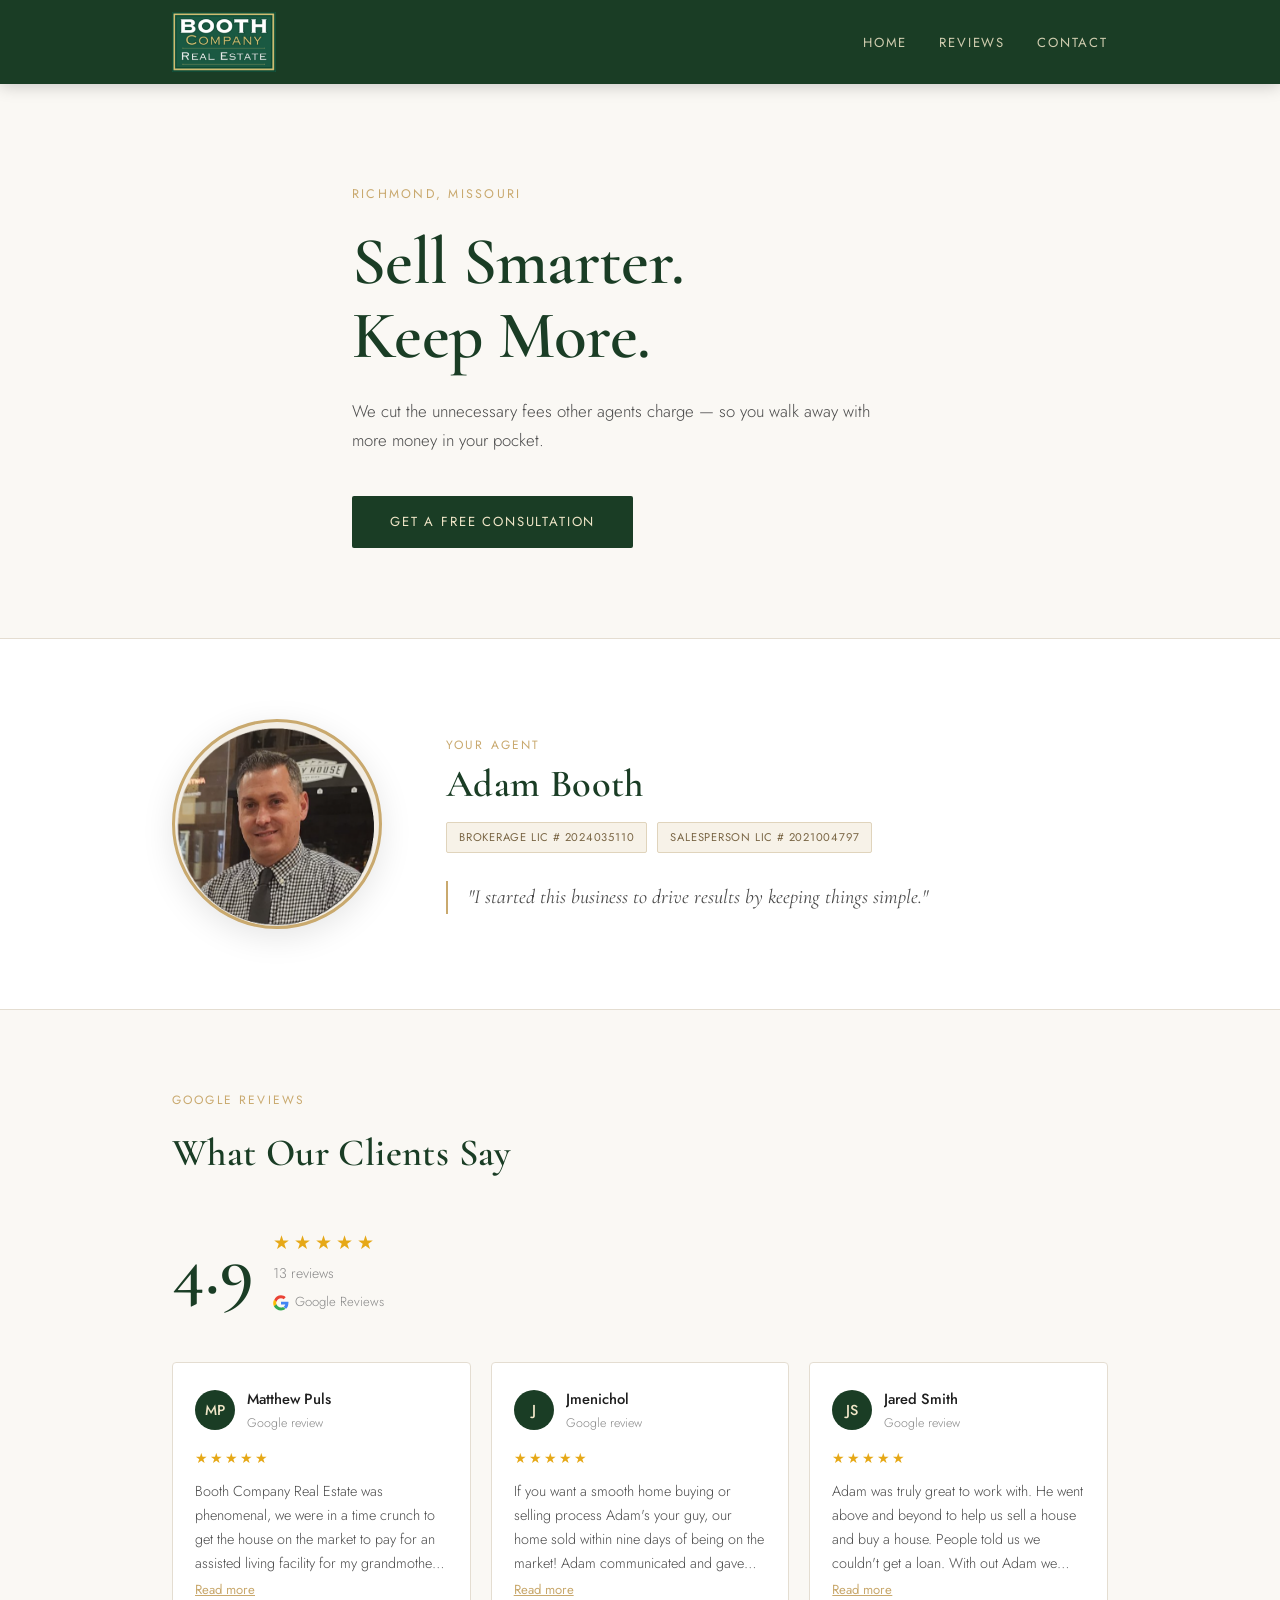
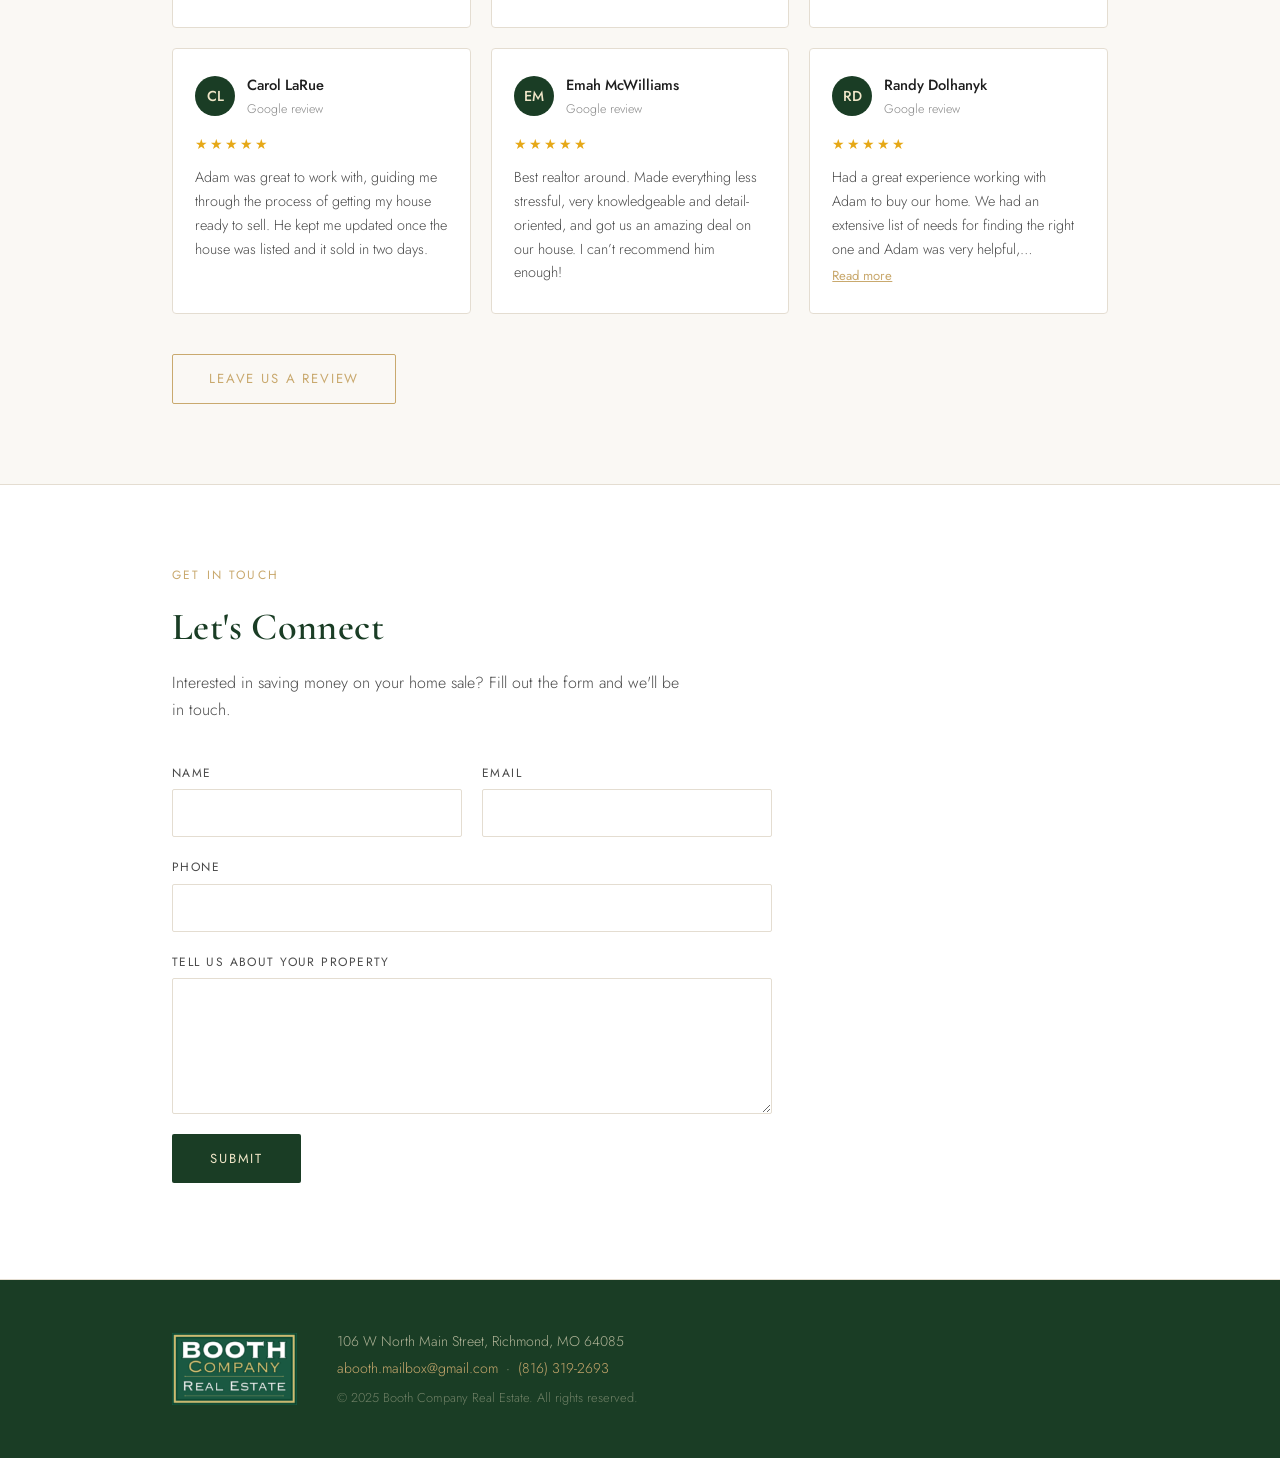
<file: index.html>
<!DOCTYPE html>
<html lang="en">
<head>
    <meta charset="UTF-8">
    <meta name="viewport" content="width=device-width, initial-scale=1.0">
    <meta name="description" content="Booth Company Real Estate: Save money selling your home with our efficient, client-focused services.">
    <meta name="keywords" content="real estate, sell home, save money, Booth Company Real Estate">
    <title>Booth Company Real Estate</title>
    <link rel="stylesheet" href="styles.css">
    <link href="https://fonts.googleapis.com/css2?family=Cormorant+Garamond:ital,wght@0,400;0,600;1,400&family=Jost:wght@300;400;500&display=swap" rel="stylesheet">
</head>
<body>

    <header>
        <div class="container header-inner">
            <a href="#home" class="logo-link">
                <img src="images/BCRE Cover 4.png" alt="Booth Company Real Estate" class="header-logo">
            </a>
            <nav>
                <ul>
                    <li><a href="#home">Home</a></li>
                    <li><a href="#reviews">Reviews</a></li>
                    <li><a href="#contact">Contact</a></li>
                </ul>
            </nav>
        </div>
    </header>

    <!-- HERO -->
    <section id="home" class="hero">
        <div class="container hero-inner">
            <p class="hero-eyebrow">Richmond, Missouri</p>
            <h1>Sell Smarter.<br>Keep More.</h1>
            <p class="hero-sub">We cut the unnecessary fees other agents charge — so you walk away with more money in your pocket.</p>
            <a href="#contact" class="btn">Get a Free Consultation</a>
        </div>
    </section>

    <!-- PROFILE -->
    <section id="profile" class="profile-section">
        <div class="container profile-inner">
            <div class="profile-photo-wrap">
                <img src="images/XprofilePic2-nobg.PNG" alt="Adam Booth" class="profile-photo">
            </div>
            <div class="profile-info">
                <p class="profile-label">Your Agent</p>
                <h2 class="profile-name">Adam Booth</h2>
                <div class="profile-licenses">
                    <span class="license-badge">Brokerage Lic&nbsp;#&nbsp;2024035110</span>
                    <span class="license-badge">Salesperson Lic&nbsp;#&nbsp;2021004797</span>
                </div>
                <blockquote class="profile-quote">
                    "I started this business to drive results by keeping things simple."
                </blockquote>
            </div>
        </div>
    </section>

    <!-- REVIEWS -->
    <section id="reviews" class="reviews-section">
        <div class="container">
            <p class="section-eyebrow">Google Reviews</p>
            <h2 class="section-title">What Our Clients Say</h2>
            <div class="reviews-summary" id="reviews-summary"></div>
            <div class="reviews-grid" id="reviews-grid">
                <div class="reviews-loading">
                    <div class="loading-spinner"></div>
                    <p>Loading reviews...</p>
                </div>
            </div>
            <a href="https://search.google.com/local/writereview?placeid=ChIJR1FRhKFVwIcR700cMOnYfjY"
               target="_blank" rel="noopener noreferrer" class="btn btn-outline">
                Leave Us a Review
            </a>
        </div>
    </section>

    <!-- CONTACT -->
    <section id="contact" class="contact-section">
        <div class="container">
            <p class="section-eyebrow">Get in Touch</p>
            <h2 class="section-title">Let's Connect</h2>
            <p class="section-sub">Interested in saving money on your home sale? Fill out the form and we'll be in touch.</p>
            <form id="contact-form" action="https://formspree.io/f/xanjvddz" method="POST">
                <div class="form-row">
                    <div class="form-group">
                        <label for="name">Name</label>
                        <input type="text" id="name" name="name" required>
                    </div>
                    <div class="form-group">
                        <label for="email">Email</label>
                        <input type="email" id="email" name="email" required>
                    </div>
                </div>
                <div class="form-group">
                    <label for="phone">Phone</label>
                    <input type="tel" id="phone" name="phone">
                </div>
                <div class="form-group">
                    <label for="message">Tell Us About Your Property</label>
                    <textarea id="message" name="message" rows="5"></textarea>
                </div>
                <div style="display:none"><input type="text" name="_gotcha"></div>
                <button type="submit" class="btn">Submit</button>
            </form>
            <p id="form-message"></p>
        </div>
    </section>

    <footer>
        <div class="container footer-inner">
            <img src="images/BCRE Cover 4.png" alt="Booth Company Real Estate" class="footer-logo">
            <div class="footer-details">
                <p>106 W North Main Street, Richmond, MO 64085</p>
                <p><a href="mailto:abooth.mailbox@gmail.com">abooth.mailbox@gmail.com</a> &nbsp;·&nbsp; <a href="tel:8163192693">(816) 319-2693</a></p>
                <p class="footer-copy">© 2025 Booth Company Real Estate. All rights reserved.</p>
            </div>
        </div>
    </footer>

    <script src="script.js"></script>
</body>
</html>
</file>
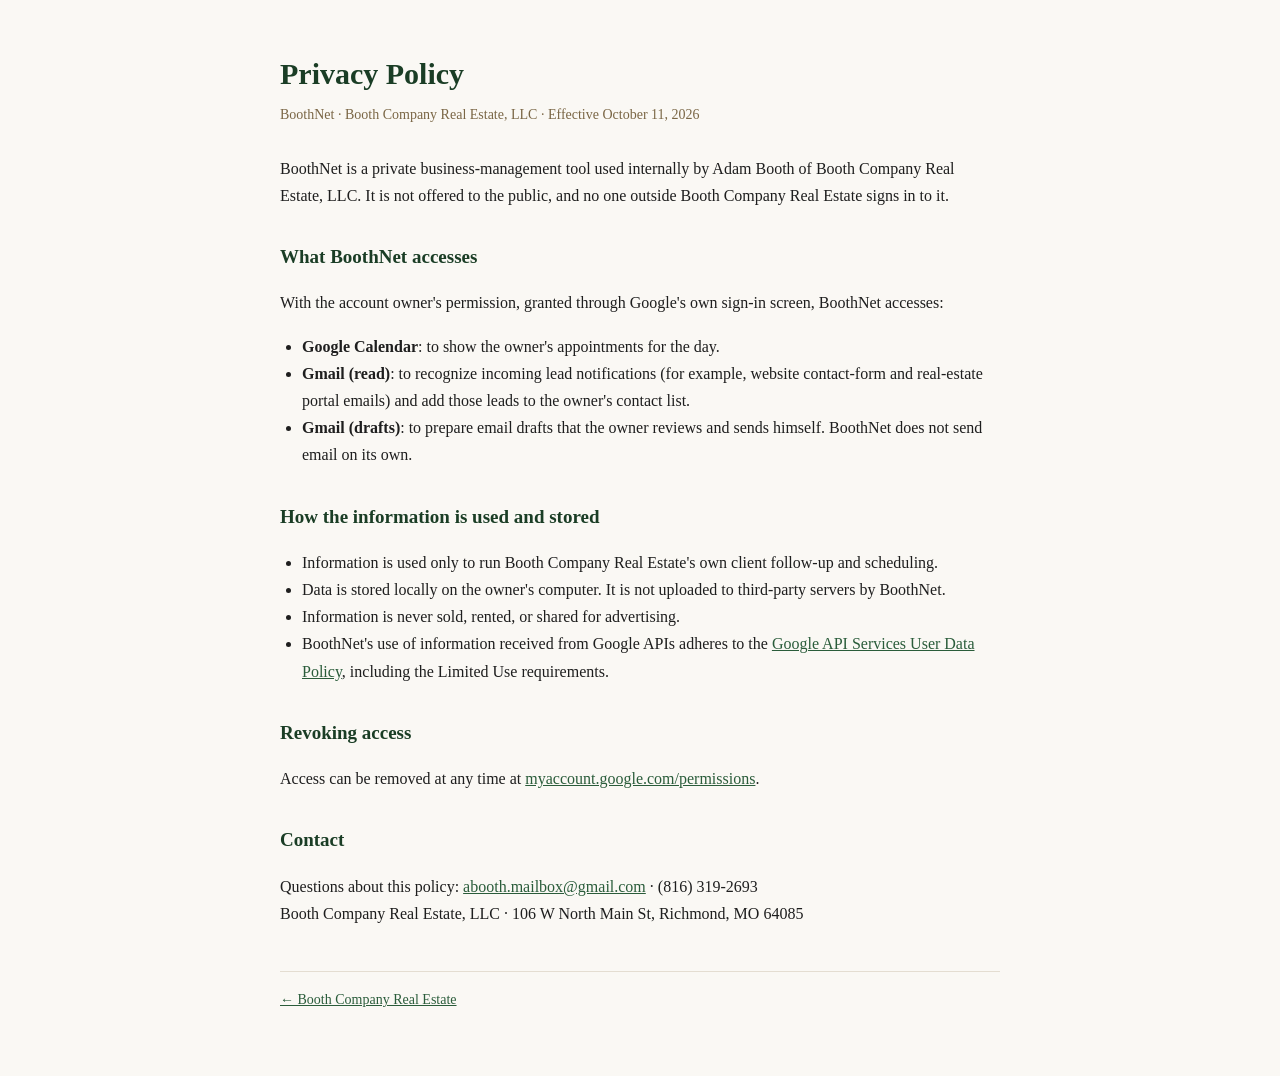
<file: privacy.html>
<!DOCTYPE html>
<html lang="en">
<head>
    <meta charset="UTF-8">
    <meta name="viewport" content="width=device-width, initial-scale=1.0">
    <meta name="robots" content="noindex">
    <title>Privacy Policy — BoothNet | Booth Company Real Estate</title>
    <style>
        body { font-family: Georgia, "Times New Roman", serif; background: #faf8f4; color: #1e1e1e;
               max-width: 720px; margin: 0 auto; padding: 48px 22px 64px; line-height: 1.7; }
        h1 { color: #1a3d25; font-size: 30px; margin: 0 0 4px; }
        h2 { color: #1a3d25; font-size: 19px; margin: 32px 0 8px; }
        .sub { color: #7a6645; font-size: 14px; margin: 0 0 28px; }
        a { color: #2a5c3a; }
        ul { padding-left: 22px; }
        footer { margin-top: 44px; font-size: 14px; color: #4a4a4a; border-top: 1px solid #e4ddd1; padding-top: 16px; }
    </style>
</head>
<body>
    <h1>Privacy Policy</h1>
    <p class="sub">BoothNet · Booth Company Real Estate, LLC · Effective October 11, 2026</p>

    <p>BoothNet is a private business-management tool used internally by Adam Booth of
    Booth Company Real Estate, LLC. It is not offered to the public, and no one outside
    Booth Company Real Estate signs in to it.</p>

    <h2>What BoothNet accesses</h2>
    <p>With the account owner's permission, granted through Google's own sign-in screen,
    BoothNet accesses:</p>
    <ul>
        <li><strong>Google Calendar</strong>: to show the owner's appointments for the day.</li>
        <li><strong>Gmail (read)</strong>: to recognize incoming lead notifications (for example,
            website contact-form and real-estate portal emails) and add those leads to the
            owner's contact list.</li>
        <li><strong>Gmail (drafts)</strong>: to prepare email drafts that the owner reviews and
            sends himself. BoothNet does not send email on its own.</li>
    </ul>

    <h2>How the information is used and stored</h2>
    <ul>
        <li>Information is used only to run Booth Company Real Estate's own client
            follow-up and scheduling.</li>
        <li>Data is stored locally on the owner's computer. It is not uploaded to
            third-party servers by BoothNet.</li>
        <li>Information is never sold, rented, or shared for advertising.</li>
        <li>BoothNet's use of information received from Google APIs adheres to the
            <a href="https://developers.google.com/terms/api-services-user-data-policy">Google
            API Services User Data Policy</a>, including the Limited Use requirements.</li>
    </ul>

    <h2>Revoking access</h2>
    <p>Access can be removed at any time at
    <a href="https://myaccount.google.com/permissions">myaccount.google.com/permissions</a>.</p>

    <h2>Contact</h2>
    <p>Questions about this policy: <a href="mailto:abooth.mailbox@gmail.com">abooth.mailbox@gmail.com</a>
    · (816) 319-2693<br>
    Booth Company Real Estate, LLC · 106 W North Main St, Richmond, MO 64085</p>

    <footer><a href="index.html">← Booth Company Real Estate</a></footer>
</body>
</html>
</file>
<file: styles.css>
/* ============================================
   BOOTH COMPANY REAL ESTATE — styles.css
   ============================================ */

*, *::before, *::after { margin: 0; padding: 0; box-sizing: border-box; }

:root {
    --green-dark:  #1a3d25;
    --green-mid:   #2a5c3a;
    --gold:        #c9a96e;
    --gold-light:  #f0e6c8;
    --cream:       #faf8f4;
    --cream-mid:   #f2ede4;
    --text-dark:   #1e1e1e;
    --text-mid:    #4a4a4a;
    --text-light:  #888;
    --border:      #e4ddd1;
}

html { scroll-behavior: smooth; }

body {
    font-family: 'Jost', sans-serif;
    color: var(--text-dark);
    background: #fff;
    line-height: 1.7;
    font-weight: 300;
}

.container {
    max-width: 1000px;
    margin: 0 auto;
    padding: 0 32px;
}

/* ── HEADER ── */
header {
    background: var(--green-dark);
    position: sticky;
    top: 0;
    z-index: 100;
    box-shadow: 0 2px 16px rgba(0,0,0,0.2);
}

.header-inner {
    display: flex;
    align-items: center;
    justify-content: space-between;
    padding-top: 12px;
    padding-bottom: 12px;
}

.logo-link { display: flex; align-items: center; }

.header-logo {
    height: 60px;
    width: auto;
    display: block;
}

nav ul { list-style: none; display: flex; gap: 32px; }

nav ul li a {
    color: var(--gold-light);
    text-decoration: none;
    font-family: 'Jost', sans-serif;
    font-weight: 400;
    font-size: 0.82rem;
    letter-spacing: 0.14em;
    text-transform: uppercase;
    transition: color 0.2s;
    opacity: 0.85;
}

nav ul li a:hover { color: var(--gold); opacity: 1; }

/* ── HERO ── */
.hero {
    background: var(--cream);
    padding: 100px 0 90px;
    border-bottom: 1px solid var(--border);
}

.hero-inner { max-width: 640px; }

.hero-eyebrow {
    font-size: 0.78rem;
    letter-spacing: 0.18em;
    text-transform: uppercase;
    color: var(--gold);
    margin-bottom: 20px;
    font-weight: 400;
}

.hero h1 {
    font-family: 'Cormorant Garamond', serif;
    font-size: clamp(2.8rem, 6vw, 4.2rem);
    font-weight: 600;
    color: var(--green-dark);
    line-height: 1.1;
    margin-bottom: 24px;
    letter-spacing: -0.01em;
}

.hero-sub {
    font-size: 1.05rem;
    color: var(--text-mid);
    max-width: 520px;
    margin-bottom: 40px;
    font-weight: 300;
    line-height: 1.75;
}

/* ── BUTTONS ── */
.btn {
    display: inline-block;
    background: var(--green-dark);
    color: var(--gold-light);
    padding: 15px 38px;
    font-family: 'Jost', sans-serif;
    font-weight: 400;
    font-size: 0.82rem;
    letter-spacing: 0.14em;
    text-transform: uppercase;
    text-decoration: none;
    border: none;
    cursor: pointer;
    transition: background 0.2s, transform 0.15s;
    border-radius: 2px;
}

.btn:hover { background: var(--green-mid); transform: translateY(-1px); }

.btn-outline {
    display: inline-block;
    background: transparent;
    border: 1.5px solid var(--gold);
    color: var(--gold);
    padding: 13px 36px;
    font-family: 'Jost', sans-serif;
    font-weight: 400;
    font-size: 0.82rem;
    letter-spacing: 0.14em;
    text-transform: uppercase;
    text-decoration: none;
    cursor: pointer;
    transition: background 0.2s, color 0.2s;
    border-radius: 2px;
}

.btn-outline:hover { background: var(--gold); color: #fff; }

/* ── PROFILE ── */
.profile-section {
    background: #fff;
    padding: 80px 0;
    border-bottom: 1px solid var(--border);
}

.profile-inner {
    display: flex;
    align-items: center;
    gap: 64px;
}

.profile-photo-wrap {
    flex-shrink: 0;
    width: 210px;
    height: 210px;
    border-radius: 50%;
    overflow: hidden;
    border: 3px solid var(--gold);
    box-shadow: 0 8px 32px rgba(0,0,0,0.10);
    background: var(--cream-mid);
}

.profile-photo {
    width: 100%;
    height: 100%;
    object-fit: cover;
    object-position: center top;
    display: block;
}

.profile-info { flex: 1; }

.profile-label {
    font-size: 0.75rem;
    letter-spacing: 0.18em;
    text-transform: uppercase;
    color: var(--gold);
    margin-bottom: 10px;
    font-weight: 400;
}

.profile-name {
    font-family: 'Cormorant Garamond', serif;
    font-size: 2.4rem;
    font-weight: 600;
    color: var(--green-dark);
    margin-bottom: 18px;
    letter-spacing: 0.01em;
    line-height: 1;
}

.profile-licenses {
    display: flex;
    flex-wrap: wrap;
    gap: 10px;
    margin-bottom: 28px;
}

.license-badge {
    font-size: 0.7rem;
    letter-spacing: 0.07em;
    text-transform: uppercase;
    color: #7a6645;
    background: #f7f2e8;
    border: 1px solid #e0d4bc;
    border-radius: 2px;
    padding: 5px 12px;
    font-weight: 400;
}

.profile-quote {
    margin: 0;
    padding: 0 0 0 20px;
    border-left: 2px solid var(--gold);
    font-family: 'Cormorant Garamond', serif;
    font-size: 1.25rem;
    font-style: italic;
    color: var(--text-mid);
    line-height: 1.65;
    font-weight: 400;
}

/* ── SECTION SHARED ── */
.section-eyebrow {
    font-size: 0.75rem;
    letter-spacing: 0.18em;
    text-transform: uppercase;
    color: var(--gold);
    margin-bottom: 10px;
    font-weight: 400;
}

.section-title {
    font-family: 'Cormorant Garamond', serif;
    font-size: 2.4rem;
    font-weight: 600;
    color: var(--green-dark);
    margin-bottom: 8px;
    letter-spacing: 0.01em;
}

.section-sub {
    color: var(--text-mid);
    font-size: 1rem;
    margin-bottom: 40px;
    max-width: 520px;
}

/* ── REVIEWS ── */
.reviews-section {
    background: var(--cream);
    padding: 80px 0;
    border-bottom: 1px solid var(--border);
}

.reviews-section .section-title { margin-bottom: 40px; }

.reviews-summary {
    display: flex;
    align-items: center;
    gap: 20px;
    margin-bottom: 48px;
    flex-wrap: wrap;
}

.summary-score {
    font-family: 'Cormorant Garamond', serif;
    font-size: 4.5rem;
    font-weight: 600;
    color: var(--green-dark);
    line-height: 1;
}

.summary-right { text-align: left; }

.stars-row { display: flex; gap: 4px; margin-bottom: 4px; }
.star { font-size: 1.2rem; color: #e6a817; }

.summary-count { color: var(--text-light); font-size: 0.88rem; }

.google-badge {
    display: flex;
    align-items: center;
    gap: 6px;
    color: var(--text-light);
    font-size: 0.82rem;
    margin-top: 5px;
}

.google-badge svg { width: 16px; height: 16px; }

.reviews-grid {
    display: grid;
    grid-template-columns: repeat(auto-fill, minmax(280px, 1fr));
    gap: 20px;
    margin-bottom: 40px;
    text-align: left;
}

.review-card {
    background: #fff;
    border: 1px solid var(--border);
    border-radius: 4px;
    padding: 24px 22px;
    opacity: 0;
    transform: translateY(14px);
    animation: cardReveal 0.45s ease forwards;
    transition: box-shadow 0.2s, transform 0.2s;
}

.review-card:hover {
    box-shadow: 0 6px 24px rgba(0,0,0,0.08);
    transform: translateY(-3px);
}

@keyframes cardReveal { to { opacity: 1; transform: translateY(0); } }

.review-card:nth-child(1) { animation-delay: 0.05s; }
.review-card:nth-child(2) { animation-delay: 0.10s; }
.review-card:nth-child(3) { animation-delay: 0.15s; }
.review-card:nth-child(4) { animation-delay: 0.20s; }
.review-card:nth-child(5) { animation-delay: 0.25s; }

.review-header {
    display: flex;
    align-items: center;
    gap: 12px;
    margin-bottom: 12px;
}

.reviewer-avatar {
    width: 40px;
    height: 40px;
    border-radius: 50%;
    background: var(--green-dark);
    color: var(--gold-light);
    font-family: 'Jost', sans-serif;
    font-size: 0.9rem;
    font-weight: 500;
    display: flex;
    align-items: center;
    justify-content: center;
    flex-shrink: 0;
    overflow: hidden;
}

.reviewer-avatar img { width: 100%; height: 100%; object-fit: cover; }

.reviewer-info { flex: 1; min-width: 0; }

.reviewer-name {
    font-weight: 500;
    font-size: 0.92rem;
    color: var(--text-dark);
    white-space: nowrap;
    overflow: hidden;
    text-overflow: ellipsis;
}

.review-date { font-size: 0.78rem; color: var(--text-light); margin-top: 1px; }

.review-stars { display: flex; gap: 2px; margin-bottom: 10px; }
.review-stars .star { font-size: 0.9rem; }

.review-text { font-size: 0.9rem; color: var(--text-mid); line-height: 1.65; font-weight: 300; }

.review-text.truncated {
    display: -webkit-box;
    -webkit-line-clamp: 4;
    -webkit-box-orient: vertical;
    overflow: hidden;
}

.read-more-btn {
    background: none;
    border: none;
    color: var(--gold);
    font-size: 0.82rem;
    cursor: pointer;
    padding: 4px 0 0;
    display: inline-block;
    text-decoration: underline;
    font-family: 'Jost', sans-serif;
}

.reviews-loading {
    grid-column: 1 / -1;
    display: flex;
    flex-direction: column;
    align-items: center;
    gap: 16px;
    padding: 60px 0;
    color: var(--text-light);
    font-size: 0.9rem;
}

.loading-spinner {
    width: 32px;
    height: 32px;
    border: 2px solid var(--border);
    border-top-color: var(--gold);
    border-radius: 50%;
    animation: spin 0.8s linear infinite;
}

@keyframes spin { to { transform: rotate(360deg); } }

.reviews-error {
    grid-column: 1 / -1;
    text-align: center;
    padding: 40px;
    color: var(--text-light);
    font-size: 0.9rem;
}

/* ── CONTACT ── */
.contact-section {
    background: #fff;
    padding: 80px 0;
    border-bottom: 1px solid var(--border);
}

.form-row {
    display: grid;
    grid-template-columns: 1fr 1fr;
    gap: 20px;
}

.form-group {
    display: flex;
    flex-direction: column;
    gap: 6px;
    margin-bottom: 20px;
}

.form-group label {
    font-size: 0.75rem;
    letter-spacing: 0.12em;
    text-transform: uppercase;
    color: var(--text-mid);
    font-weight: 400;
}

.form-group input,
.form-group textarea {
    padding: 12px 14px;
    border: 1px solid var(--border);
    border-radius: 2px;
    font-size: 0.95rem;
    font-family: 'Jost', sans-serif;
    font-weight: 300;
    color: var(--text-dark);
    background: #fff;
    transition: border-color 0.2s;
    width: 100%;
}

.form-group input:focus,
.form-group textarea:focus {
    outline: none;
    border-color: var(--green-dark);
}

#contact-form { max-width: 600px; }

#form-message {
    margin-top: 16px;
    color: var(--green-dark);
    font-size: 0.9rem;
}

/* ── FOOTER ── */
footer {
    background: var(--green-dark);
    padding: 48px 0;
}

.footer-inner {
    display: flex;
    align-items: center;
    gap: 40px;
    flex-wrap: wrap;
}

.footer-logo {
    height: 72px;
    width: auto;
    flex-shrink: 0;
}

.footer-details {
    color: rgba(240,230,200,0.7);
    font-size: 0.88rem;
    line-height: 1.9;
}

.footer-details a {
    color: var(--gold);
    text-decoration: none;
}

.footer-details a:hover { text-decoration: underline; }

.footer-copy {
    color: rgba(240,230,200,0.4);
    font-size: 0.8rem;
    margin-top: 4px;
}

/* ── MOBILE ── */
@media (max-width: 700px) {
    .container { padding: 0 20px; }

    .header-logo { height: 44px; }
    nav ul { gap: 18px; }
    nav ul li a { font-size: 0.74rem; letter-spacing: 0.1em; }

    .hero { padding: 64px 0 56px; }
    .hero h1 { font-size: 2.6rem; }

    .profile-section { padding: 56px 0; }
    .profile-inner {
        flex-direction: column;
        gap: 32px;
        text-align: center;
    }
    .profile-photo-wrap { width: 160px; height: 160px; }
    .profile-licenses { justify-content: center; }
    .profile-quote {
        border-left: none;
        border-top: 2px solid var(--gold);
        padding: 20px 0 0;
        text-align: center;
    }

    .reviews-section { padding: 56px 0; }
    .reviews-grid { grid-template-columns: 1fr; }
    .summary-score { font-size: 3.5rem; }

    .contact-section { padding: 56px 0; }
    .form-row { grid-template-columns: 1fr; gap: 0; }

    footer { padding: 40px 0; }
    .footer-inner { flex-direction: column; gap: 24px; text-align: center; }
    .footer-logo { height: 56px; }
}
</file>
